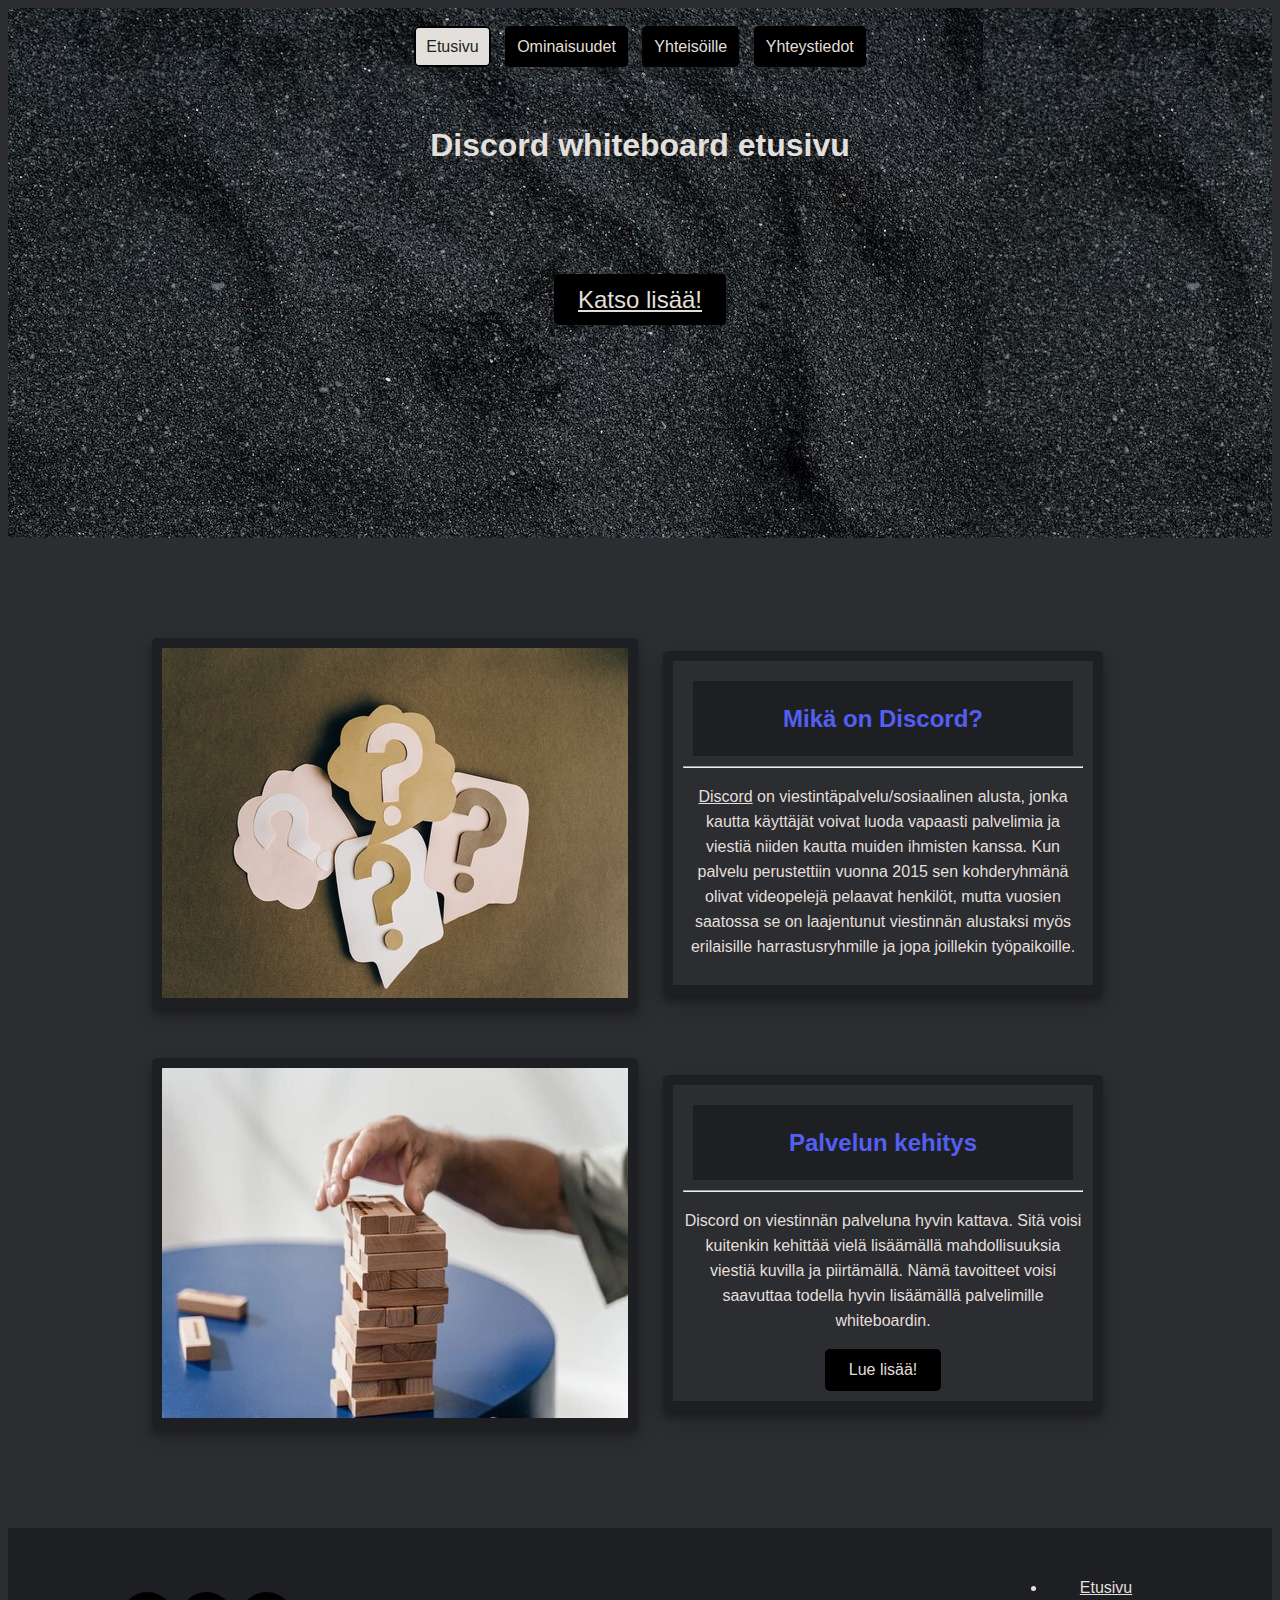
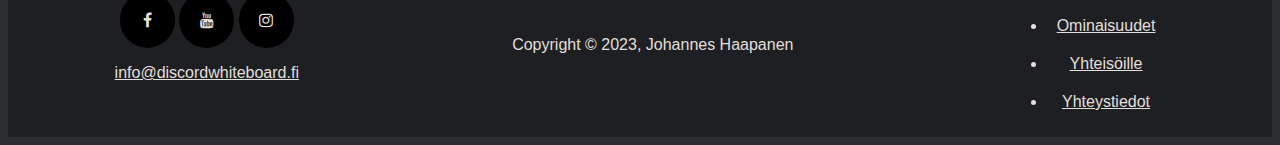
<file: index.html>
<!DOCTYPE html>
<html lang="fi">
    
<head>

<title>Discord whiteboard etusivu</title>

<meta charset="utf-8">
<meta name="viewport" content="width=device-width, initial-scale=1.0">
<meta name="robots" content="noindex">
<meta name="googlebot" content="noindex">
<link rel="stylesheet" href="tyyli.css">
<link rel="stylesheet" href="https://cdnjs.cloudflare.com/ajax/libs/font-awesome/4.7.0/css/font-awesome.min.css">

</head>


<body>


<header>


<nav class="navcontainer">

<a href="index.html" id="selectednav">Etusivu</a>
<a href="Discordwhiteboardominaisuudet.html">Ominaisuudet</a>
<a href="Discordwhiteboardyhteisoille.html">Yhteisöille</a>
<a href="Discordwhiteboardyhteystiedot.html">Yhteystiedot</a>
            
</nav>

<h1>Discord whiteboard etusivu</h1>

<a href="Discordwhiteboardominaisuudet.html" class="toimintakehote">Katso lisää!</a>


</header>


<div class="container">


<img class="images" src="kuvat/mikadiscord.jpg"  alt="Kysymysmerkkejä beige-tyylisellä taustalla.">


<div class="paragraphs">

<h2>Mikä on Discord?</h2>
    
<hr>
        
<p>
    
<a href="https://discord.com" target="_blank">Discord</a> on viestintäpalvelu/sosiaalinen alusta, jonka kautta käyttäjät voivat luoda vapaasti palvelimia ja viestiä niiden kautta
muiden ihmisten kanssa. Kun palvelu perustettiin vuonna 2015 sen kohderyhmänä olivat videopelejä pelaavat henkilöt, mutta vuosien
saatossa se on laajentunut viestinnän alustaksi myös erilaisille harrastusryhmille ja jopa joillekin työpaikoille.
    
</p>
    
</div>


</div>


<div class="container">


<img class="images" src="kuvat/kehitys.jpg"  alt="Henkilö asettamassa rakennuspalikkaa rakennuspalikka torniin.">


<div class="paragraphs">

<h2>Palvelun kehitys</h2>

<hr>

<p>

Discord on viestinnän palveluna hyvin kattava. Sitä voisi kuitenkin kehittää vielä lisäämällä mahdollisuuksia viestiä kuvilla ja piirtämällä. Nämä tavoitteet voisi saavuttaa todella hyvin lisäämällä palvelimille whiteboardin.

<br>

</p>

<form action="Discordwhiteboardominaisuudet.html">

<button class="button">Lue lisää!</button>
    
</form>

</div>


</div>


<footer>

<div class="footerdiv">

<a href="https://www.facebook.com/" target="_blank"><i class="fa fa-facebook fafooter"></i></a>
<a href="https://www.youtube.com/" target="_blank"><i class="fa fa-youtube fafooter"></i></a>
<a href="https://www.instagram.com/" target="_blank"><i class="fa fa-instagram fafooter"></i></a>
<p><a href="mailto:info@discordwhiteboard.fi">info@discordwhiteboard.fi</a></p>

</div>

<div class="footerdiv">

Copyright &copy; 2023, Johannes Haapanen

</div>

<div class="footerdiv">

<ul>

<li><a href="index.html">Etusivu</a></li>
<li><a href="Discordwhiteboardominaisuudet.html">Ominaisuudet</a></li>
<li><a href="Discordwhiteboardyhteisoille.html">Yhteisöille</a></li>
<li><a href="Discordwhiteboardyhteystiedot.html">Yhteystiedot</a></li>

</ul>

</div>
    
</footer>


</body>


</html>
</file>
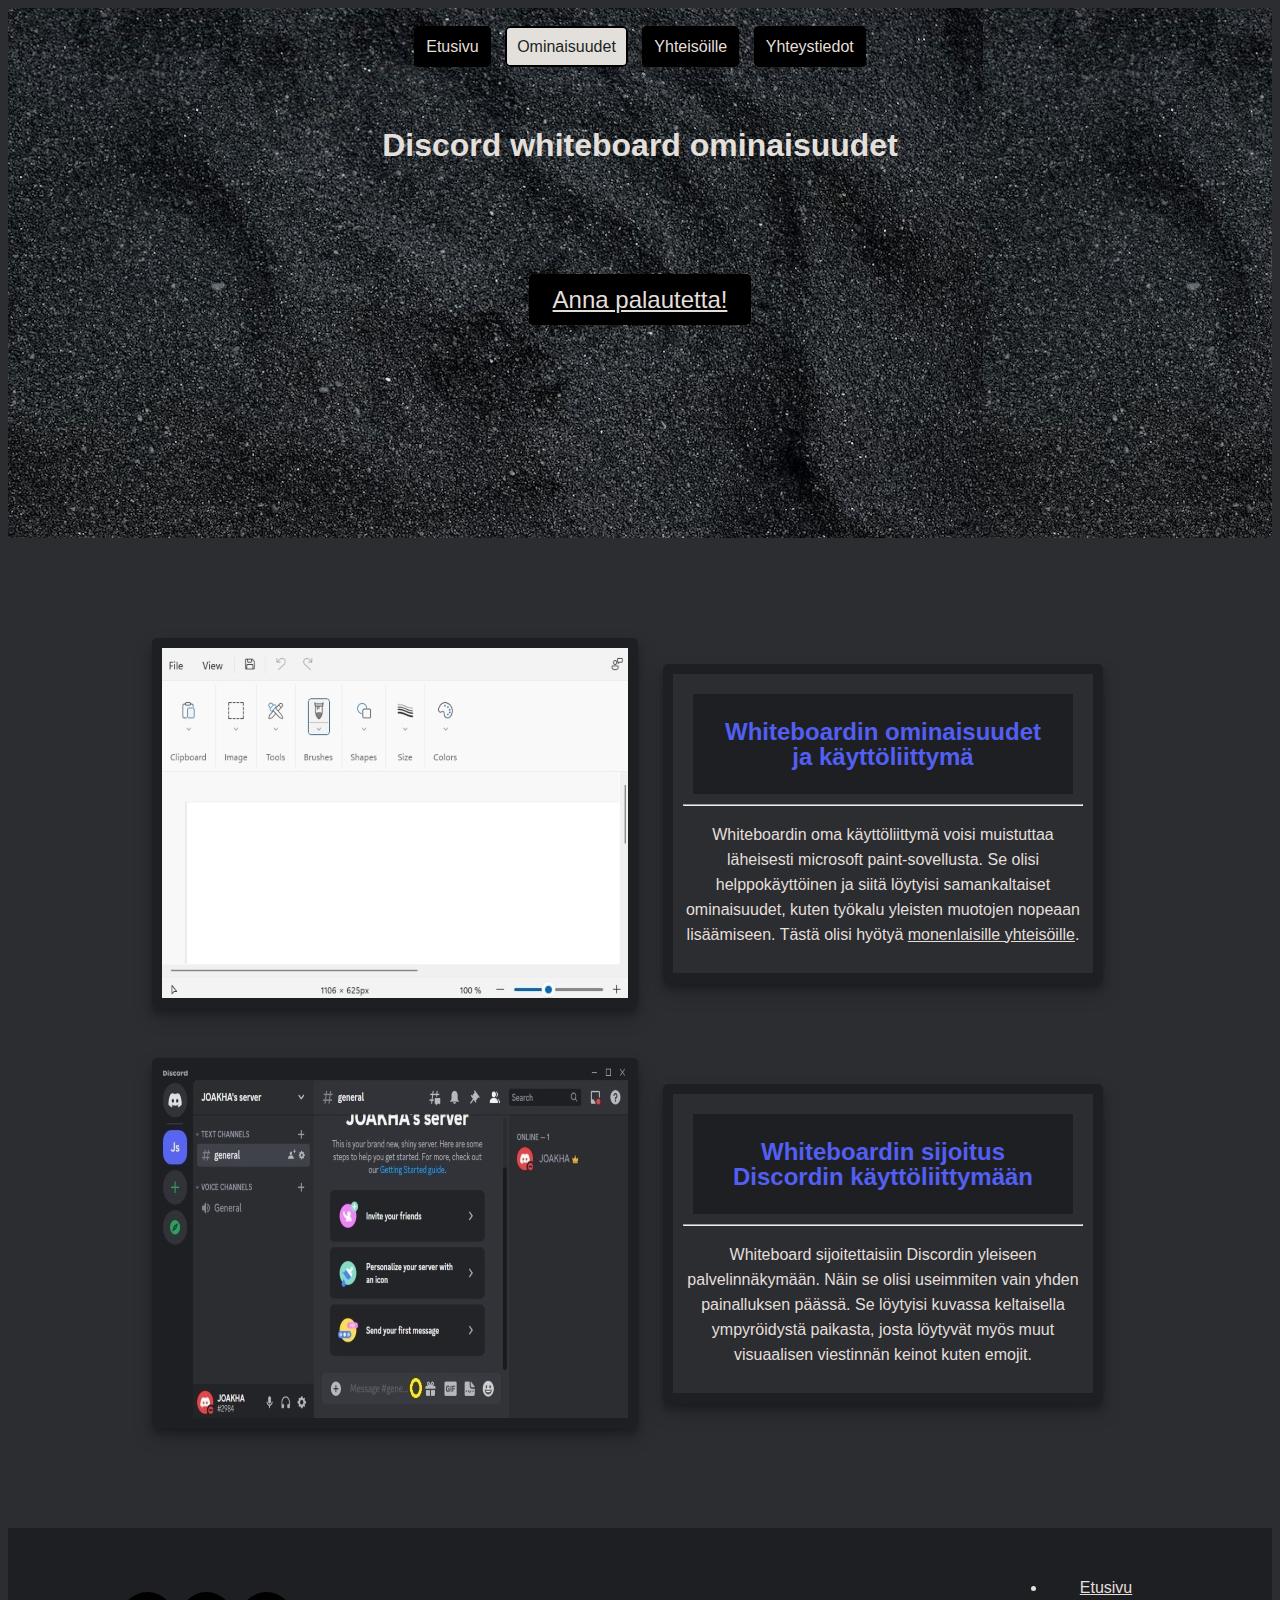
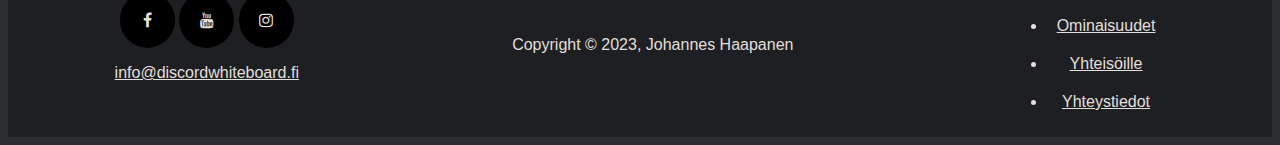
<file: Discordwhiteboardominaisuudet.html>
<!DOCTYPE html>
<html lang="fi">
    
<head>

<title>Discord whiteboard ominaisuudet</title>

<meta charset="utf-8">
<meta name="viewport" content="width=device-width, initial-scale=1.0">
<meta name="robots" content="noindex">
<meta name="googlebot" content="noindex">
<link rel="stylesheet" href="tyyli.css">
<link rel="stylesheet" href="https://cdnjs.cloudflare.com/ajax/libs/font-awesome/4.7.0/css/font-awesome.min.css">

</head>


<body>


<header>


<nav class="navcontainer">

<a href="index.html">Etusivu</a>
<a href="Discordwhiteboardominaisuudet.html" id="selectednav">Ominaisuudet</a>
<a href="Discordwhiteboardyhteisoille.html">Yhteisöille</a>
<a href="Discordwhiteboardyhteystiedot.html">Yhteystiedot</a>
            
</nav>


<h1>Discord whiteboard ominaisuudet</h1>

<a href="Discordwhiteboardyhteystiedot.html" class="toimintakehote">Anna palautetta!</a>


</header>


<div class="container">


<img class="images" src="kuvat/kayttoliittyma.jpg"  alt="Käyttöliittymä ideoidussa whiteboardissa.">


<div class="paragraphs">

<h2>Whiteboardin ominaisuudet ja käyttöliittymä</h2>
    
<hr>
        
<p>
    
Whiteboardin oma käyttöliittymä voisi muistuttaa läheisesti microsoft paint-sovellusta. Se olisi helppokäyttöinen ja siitä löytyisi samankaltaiset ominaisuudet, kuten työkalu yleisten muotojen nopeaan lisäämiseen. Tästä olisi hyötyä
<a href="Discordwhiteboardyhteisoille.html" target="_blank">monenlaisille yhteisöille</a>.
    
</p>
    
</div>


</div>


<div class="container">


<img class="images" src="kuvat/sijoitus.jpg"  alt="Ehdotus whiteboardin sijoituksesta Discordin käyttöliittymään.">


<div class="paragraphs">

<h2>Whiteboardin sijoitus Discordin käyttöliittymään</h2>

<hr>

<p>

Whiteboard sijoitettaisiin Discordin yleiseen palvelinnäkymään. Näin se olisi useimmiten vain yhden painalluksen päässä. Se löytyisi kuvassa keltaisella ympyröidystä paikasta, josta löytyvät myös muut visuaalisen viestinnän keinot kuten emojit.

</p>

</div>


</div>


<footer>

<div class="footerdiv">
    
<a href="https://www.facebook.com/" target="_blank"><i class="fa fa-facebook fafooter"></i></a>
<a href="https://www.youtube.com/" target="_blank"><i class="fa fa-youtube fafooter"></i></a>
<a href="https://www.instagram.com/" target="_blank"><i class="fa fa-instagram fafooter"></i></a>
<p><a href="mailto:info@discordwhiteboard.fi">info@discordwhiteboard.fi</a></p>
    
</div>
    
<div class="footerdiv">
    
Copyright &copy; 2023, Johannes Haapanen
    
</div>
    
<div class="footerdiv">
    
<ul>
    
<li><a href="index.html">Etusivu</a></li>
<li><a href="Discordwhiteboardominaisuudet.html">Ominaisuudet</a></li>
<li><a href="Discordwhiteboardyhteisoille.html">Yhteisöille</a></li>
<li><a href="Discordwhiteboardyhteystiedot.html">Yhteystiedot</a></li>
    
</ul>
    
</div>
        
</footer>


</body>


</html>
</file>
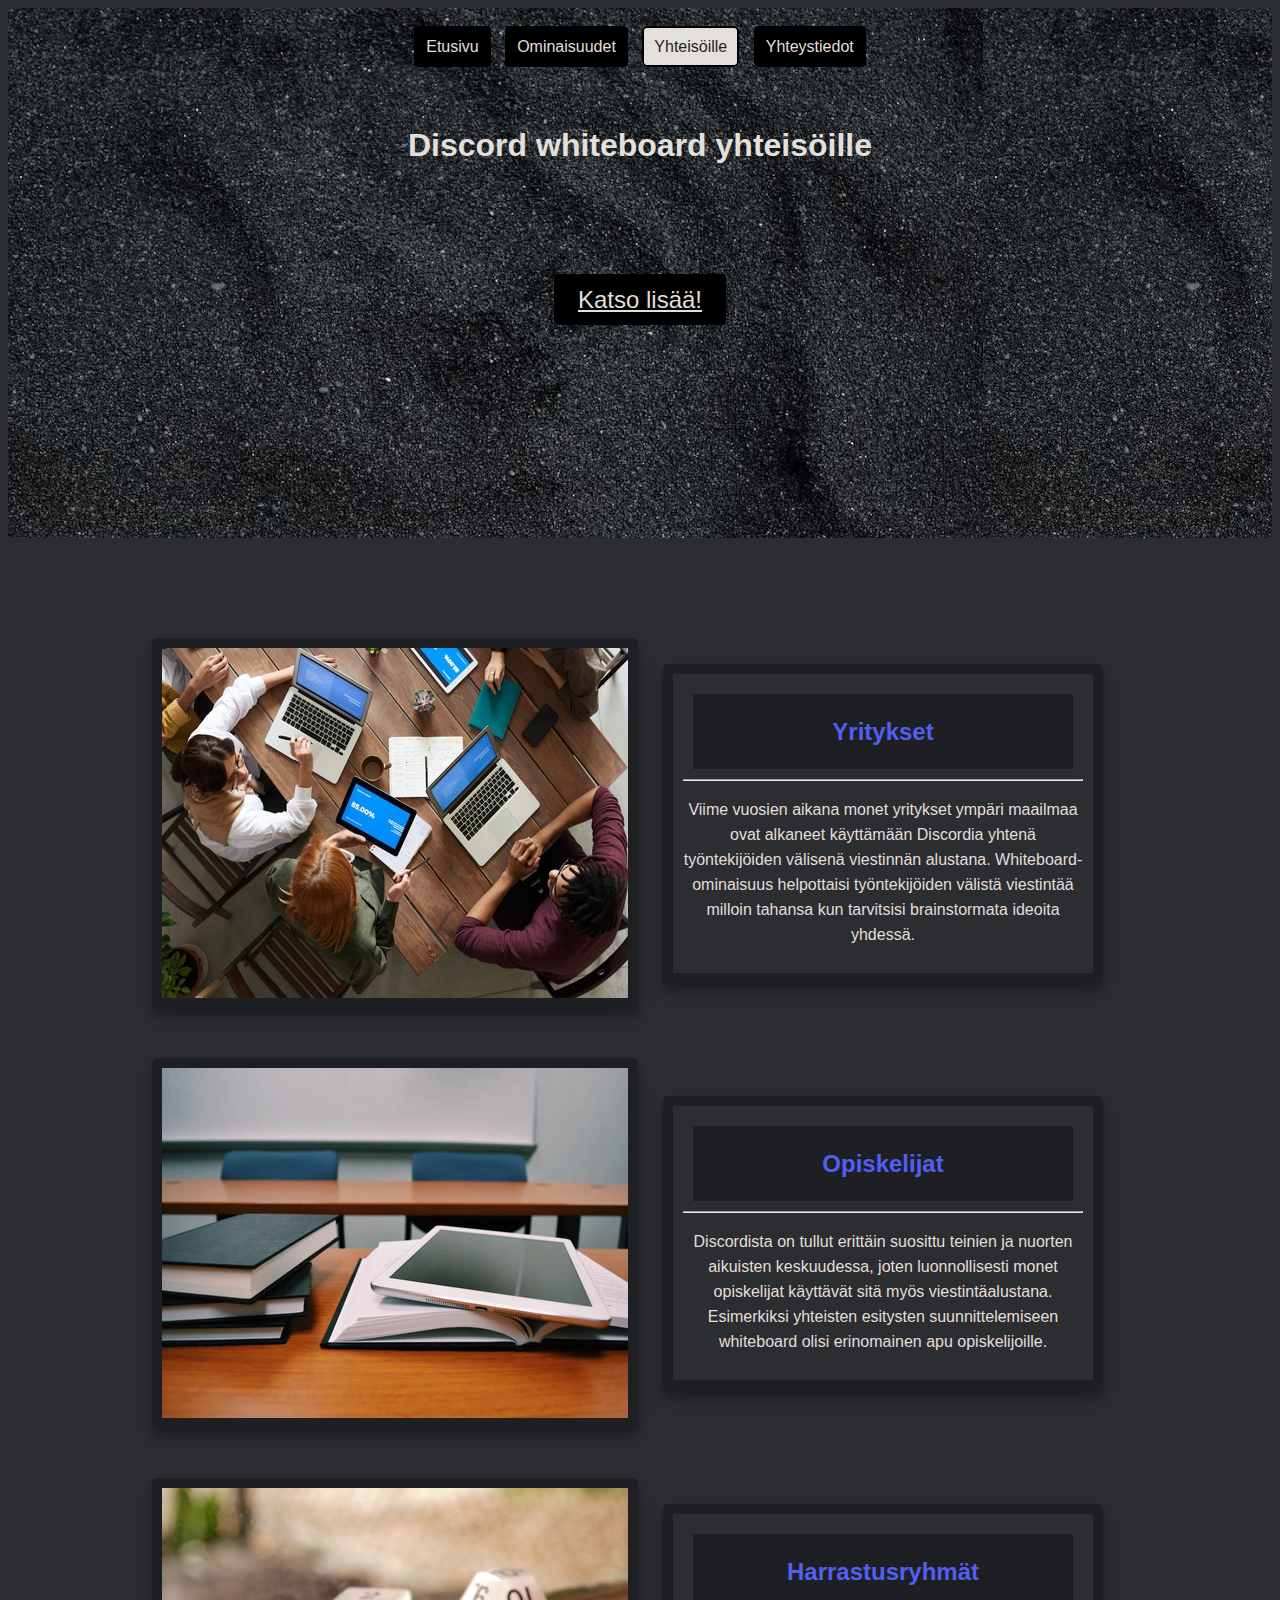
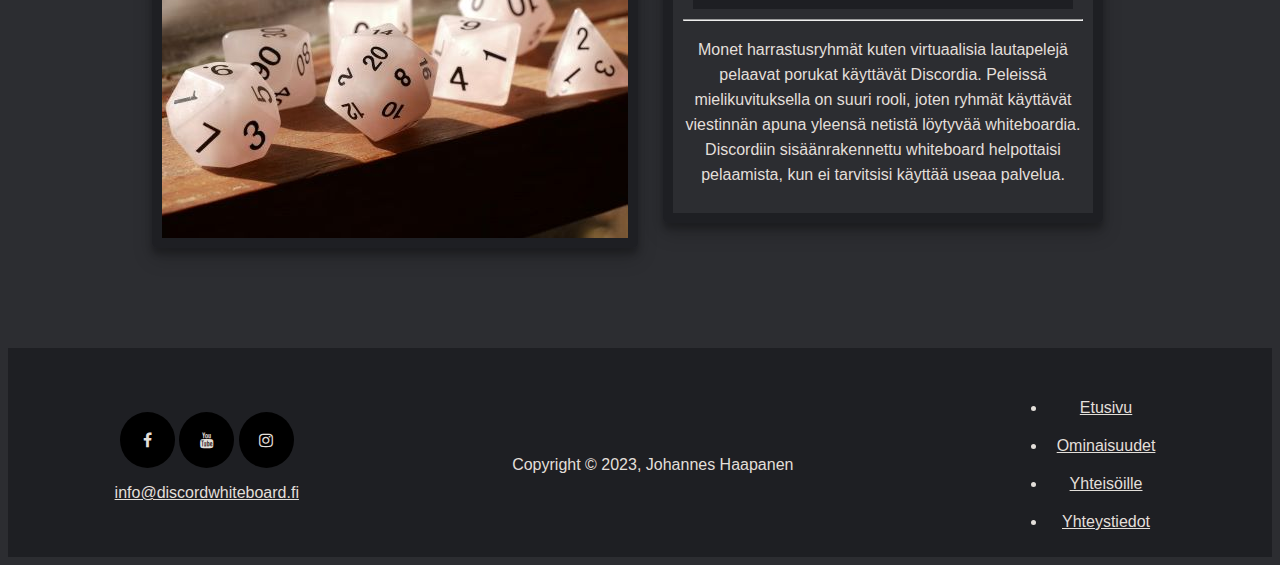
<file: Discordwhiteboardyhteisoille.html>
<!DOCTYPE html>
<html lang="fi">
    
<head>

<title>Discord whiteboard yhteisöille</title>

<meta charset="utf-8">
<meta name="viewport" content="width=device-width, initial-scale=1.0">
<meta name="robots" content="noindex">
<meta name="googlebot" content="noindex">
<link rel="stylesheet" href="tyyli.css">
<link rel="stylesheet" href="https://cdnjs.cloudflare.com/ajax/libs/font-awesome/4.7.0/css/font-awesome.min.css">

</head>


<body>


<header>


<nav class="navcontainer">

<a href="index.html">Etusivu</a>
<a href="Discordwhiteboardominaisuudet.html">Ominaisuudet</a>
<a href="Discordwhiteboardyhteisoille.html" id="selectednav">Yhteisöille</a>
<a href="Discordwhiteboardyhteystiedot.html">Yhteystiedot</a>
        
</nav>


<h1>Discord whiteboard yhteisöille</h1>

<a href="Discordwhiteboardominaisuudet.html" class="toimintakehote">Katso lisää!</a>


</header>


<div class="container">


<img class="images" src="kuvat/yritykset.jpg"  alt="Yrityksen työntekijöiden tapaaminen.">


<div class="paragraphs">

<h2>Yritykset</h2>

<hr>
    
<p>

Viime vuosien aikana monet yritykset ympäri maailmaa ovat alkaneet käyttämään Discordia yhtenä työntekijöiden välisenä viestinnän alustana. Whiteboard-ominaisuus helpottaisi työntekijöiden välistä viestintää milloin tahansa kun tarvitsisi brainstormata 
ideoita yhdessä.

</p>

</div>


</div>


<div class="container">


<img class="images" src="kuvat/opiskelijat.jpg"  alt="Tabletti, kirja ja muistioita pöydällä luokkahuoneessa.">


<div class="paragraphs">

<h2>Opiskelijat</h2>

<hr>

<p>

Discordista on tullut erittäin suosittu teinien ja nuorten aikuisten keskuudessa, joten luonnollisesti monet opiskelijat käyttävät sitä myös viestintäalustana. Esimerkiksi yhteisten esitysten suunnittelemiseen whiteboard olisi erinomainen apu opiskelijoille.

</p>

</div>


</div>


<div class="container">


<img class="images" src="kuvat/harrastusryhmat.jpg"  alt="Virtuaalisissa lautaroolipeleissä käytettäviä noppia.">


<div class="paragraphs">

<h2>Harrastusryhmät</h2>

<hr>

<p>

Monet harrastusryhmät kuten virtuaalisia lautapelejä pelaavat porukat käyttävät Discordia. Peleissä mielikuvituksella on suuri rooli, joten ryhmät käyttävät viestinnän apuna yleensä netistä löytyvää whiteboardia.
Discordiin sisäänrakennettu whiteboard helpottaisi pelaamista, kun ei tarvitsisi käyttää useaa palvelua.

</p>

</div>


</div>


<footer>

<div class="footerdiv">
        
<a href="https://www.facebook.com/" target="_blank"><i class="fa fa-facebook fafooter"></i></a>
<a href="https://www.youtube.com/" target="_blank"><i class="fa fa-youtube fafooter"></i></a>
<a href="https://www.instagram.com/" target="_blank"><i class="fa fa-instagram fafooter"></i></a>
<p><a href="mailto:info@discordwhiteboard.fi">info@discordwhiteboard.fi</a></p>
        
</div>
        
<div class="footerdiv">
        
Copyright &copy; 2023, Johannes Haapanen
        
</div>
        
<div class="footerdiv">
        
<ul>
        
<li><a href="index.html">Etusivu</a></li>
<li><a href="Discordwhiteboardominaisuudet.html">Ominaisuudet</a></li>
<li><a href="Discordwhiteboardyhteisoille.html">Yhteisöille</a></li>
<li><a href="Discordwhiteboardyhteystiedot.html">Yhteystiedot</a></li>
        
</ul>
        
</div>
            
</footer>


</body>


</html>
</file>
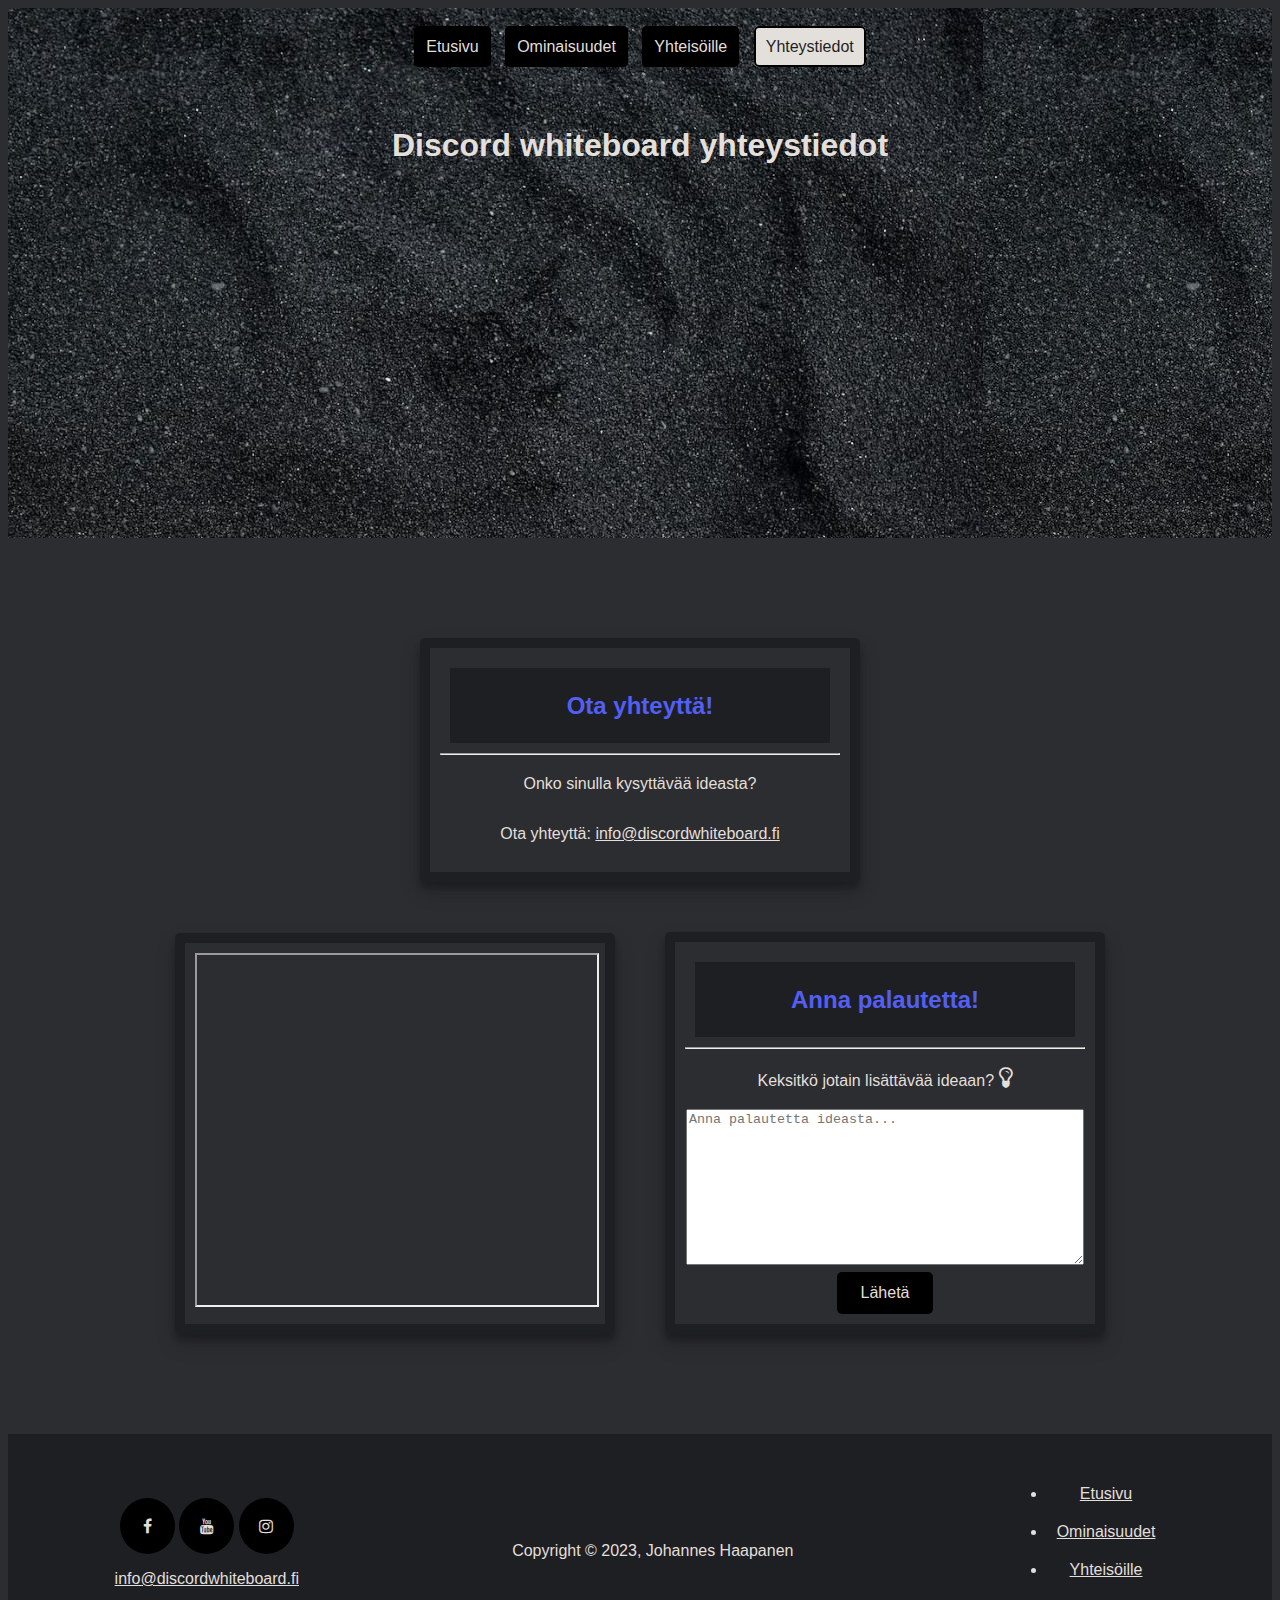
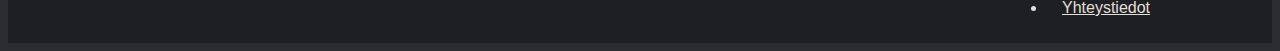
<file: Discordwhiteboardyhteystiedot.html>
<!DOCTYPE html>
<html lang="fi">
    
<head>

<title>Discord whiteboard yhteystiedot</title>

<meta charset="utf-8">
<meta name="viewport" content="width=device-width, initial-scale=1.0">
<meta name="robots" content="noindex">
<meta name="googlebot" content="noindex">
<link rel="stylesheet" href="tyyli.css">
<link rel="stylesheet" href="https://cdnjs.cloudflare.com/ajax/libs/font-awesome/4.7.0/css/font-awesome.min.css">

</head>


<body>


<header>


<nav class="navcontainer">

<a href="index.html">Etusivu</a>
<a href="Discordwhiteboardominaisuudet.html">Ominaisuudet</a>
<a href="Discordwhiteboardyhteisoille.html">Yhteisöille</a>
<a href="Discordwhiteboardyhteystiedot.html" id="selectednav">Yhteystiedot</a>
            
</nav>


<h1>Discord whiteboard yhteystiedot</h1>


</header>


<div class="container">


<div class="paragraphs">

<h2>Ota yhteyttä!</h2>
    
<hr>
        
<p>
    
Onko sinulla kysyttävää ideasta? <br> <br> Ota yhteyttä: <a href="mailto:info@discordwhiteboard.fi">info@discordwhiteboard.fi</a>
    
</p>
    
</div>


</div>


<div class="container">


<div class="paragraphs">

<iframe id="kartta" src="https://www.google.com/maps/embed?pb=!1m14!1m8!1m3!1d3965.4723381632066!2d24.933814!3d60.201649!3m2!1i1024!2i768!4f13.1!3m3!1m2!1s0x469208606a60874b%3A0x50a651a72fbb180b!2sHaaga-Helia%20ammattikorkeakoulu!5e0!3m2!1sfi!2sfi!4v1677932565062!5m2!1sfi!2sfi"></iframe>
            
</div>


<div class="paragraphs">

<h2>Anna palautetta!</h2>

<hr>

<p> Keksitkö jotain lisättävää ideaan? <i class="fa fa-lightbulb-o" style="font-size:24px"></i> </p>

<form>

<textarea placeholder="Anna palautetta ideasta...">
</textarea>

<button type="submit" class="button">Lähetä</button>

</form>


</div>


</div>


<footer>

<div class="footerdiv">
    
<a href="https://www.facebook.com/" target="_blank"><i class="fa fa-facebook fafooter"></i></a>
<a href="https://www.youtube.com/" target="_blank"><i class="fa fa-youtube fafooter"></i></a>
<a href="https://www.instagram.com/" target="_blank"><i class="fa fa-instagram fafooter"></i></a>
<p><a href="mailto:info@discordwhiteboard.fi">info@discordwhiteboard.fi</a></p>
    
</div>
    
<div class="footerdiv">
    
Copyright &copy; 2023, Johannes Haapanen
    
</div>
    
<div class="footerdiv">
    
<ul>
    
<li><a href="index.html">Etusivu</a></li>
<li><a href="Discordwhiteboardominaisuudet.html">Ominaisuudet</a></li>
<li><a href="Discordwhiteboardyhteisoille.html">Yhteisöille</a></li>
<li><a href="Discordwhiteboardyhteystiedot.html">Yhteystiedot</a></li>
    
</ul>
    
</div>
        
</footer>


</body>


</html>
</file>
<file: tyyli.css>
a:visited {

color: rgba(227,223,218);

}

.toimintakehote {

background-color: rgba(0,0,0);
color: rgba(227,223,218);
font-size: 24px;
padding: 12px 24px;
border: none;
cursor: pointer;
border-radius: 5px;
text-align: center;
    
}

a:link {

color: rgba(227,223,218);
    
}

li {

padding: 10px;

}

.fafooter {

padding: 20px;
width: 15px;
text-align: center;
text-decoration: none;
background-color: rgba(0,0,0);
font-size: 30px;
border-radius: 50%;
color: rgba(227,223,218);
    
}

.fafooter:hover {
    
background-color: rgba(227,223,218);;
color: rgba(30,31,35);
  
}

header {

background-image: url(kuvat/background.jpg);
margin-bottom: 100px;
text-align: center;
height: 500px;
padding-top: 30px;

}

.button {

background-color: rgba(0,0,0);
color: rgba(227,223,218);
font-size: 16px;
padding: 12px 24px;
border: none;
cursor: pointer;
border-radius: 5px;
text-align: center;

}

.button:hover {

background-color: rgba(227,223,218);;
color: rgba(30,31,35);

}

.container {

display: flex;
align-items: center;
justify-content: center;
    
}

.navcontainer {

display: inline-block;

}

h1 {

color: rgba(227,223,218);
font-family: Verdana, Geneva, Tahoma, sans-serif;
padding-top: 50px;
padding-bottom: 100px;
text-align: center;
font-size: 32px;

}

h2 {

text-align: center;
background-color: rgba(30,31,35);
color: rgba(83,95,242);
font-family: Verdana, Geneva, Tahoma, sans-serif;
padding: 25px;
margin: 10px;

}

body {

background-color: rgba(44,45,49);
color: rgba(227,223,218);
font-family: Verdana, Geneva, Tahoma, sans-serif;

}

.paragraphs {

border: 10px solid rgba(30,31,35);
border-radius: 5px;
padding: 10px;
margin-left: 25px;
margin-bottom: 50px;
margin-right: 25px;
box-shadow: 0 10px 20px rgba(0,0,0,0.19), 0 6px 6px rgba(0,0,0,0.23);
line-height: 25px;
text-align: center;

}

.images {

max-width: 100%;
height: auto;
border: 10px solid rgba(30,31,35);
border-radius: 5px;
margin-bottom: 50px;
box-shadow: 0 10px 20px rgba(0,0,0,0.19), 0 6px 6px rgba(0,0,0,0.23);
    
}

footer {

background-color: rgba(30,31,35);
color: rgba(227,223,218);
font-family: Verdana, Geneva, Tahoma, sans-serif;
margin-top: 50px;
display: flex;
justify-content: space-around;
text-align: center;
align-items: center;

}

nav a {

background: rgba(0,0,0);
font-family: Verdana, Geneva, Tahoma, sans-serif;
color: rgba(227,223,218);
border: 2px solid rgba(0,0,1);
border-radius: 5px;
padding: 10px;
margin: 5px;
margin-top: 50px;
text-decoration: none;

}

nav a:hover {

background-color: rgba(227,223,218);
color: rgba(30,31,35);

}

#selectednav {

background-color: rgba(227,223,218);
color: rgba(30,31,35);
    
}


@media (max-width: 500px) {

.container {

flex-direction: column;

}

.navcontainer {

flex-direction: row;

}

.paragraphs {

width: 300px;
font-size: 14px;
    
}

.images {

width: 320px;
height: 240px;

}

nav a {

font-size: 14px;
            
}

footer {

flex-direction: column;
    
}

.footerdiv {

margin-top: 25px;
font-size: 14px;

}

textarea {

width: 295px;
height: 200px;
                
}

iframe {

width: 295px;
height: 350px;
            
}

}


@media screen and (min-width: 501px) {

.container {
            
flex-direction: column;
            
}

.paragraphs {

width: 380px;
font-size: 15px;
        
}
        
.images {
        
width: 400px;
height: 300px;
            
}

nav a {

font-size: 15px;
                
}

footer {

flex-direction: column;
font-size: 15px;

}

.footerdiv {

margin-top: 25px;
    
}

textarea {

width: 375px;
height: 200px;
        
}

iframe {

width: 375px;
height: 350px;
        
}

}


@media screen and (min-width: 1200px) {

.container {
        
flex-direction: row;
        
}

.paragraphs {

width: 400px;
font-size: 16px;
            
}

.images {

width: 466px;
height: 350px;
        
}

nav a {

font-size: 16px;
                    
}

footer {

flex-direction: row;
font-size: 16px;

}

textarea {

width: 392px;
height: 150px;

}

iframe {

width: 400px;
height: 350px;
    
}
    
}
</file>
